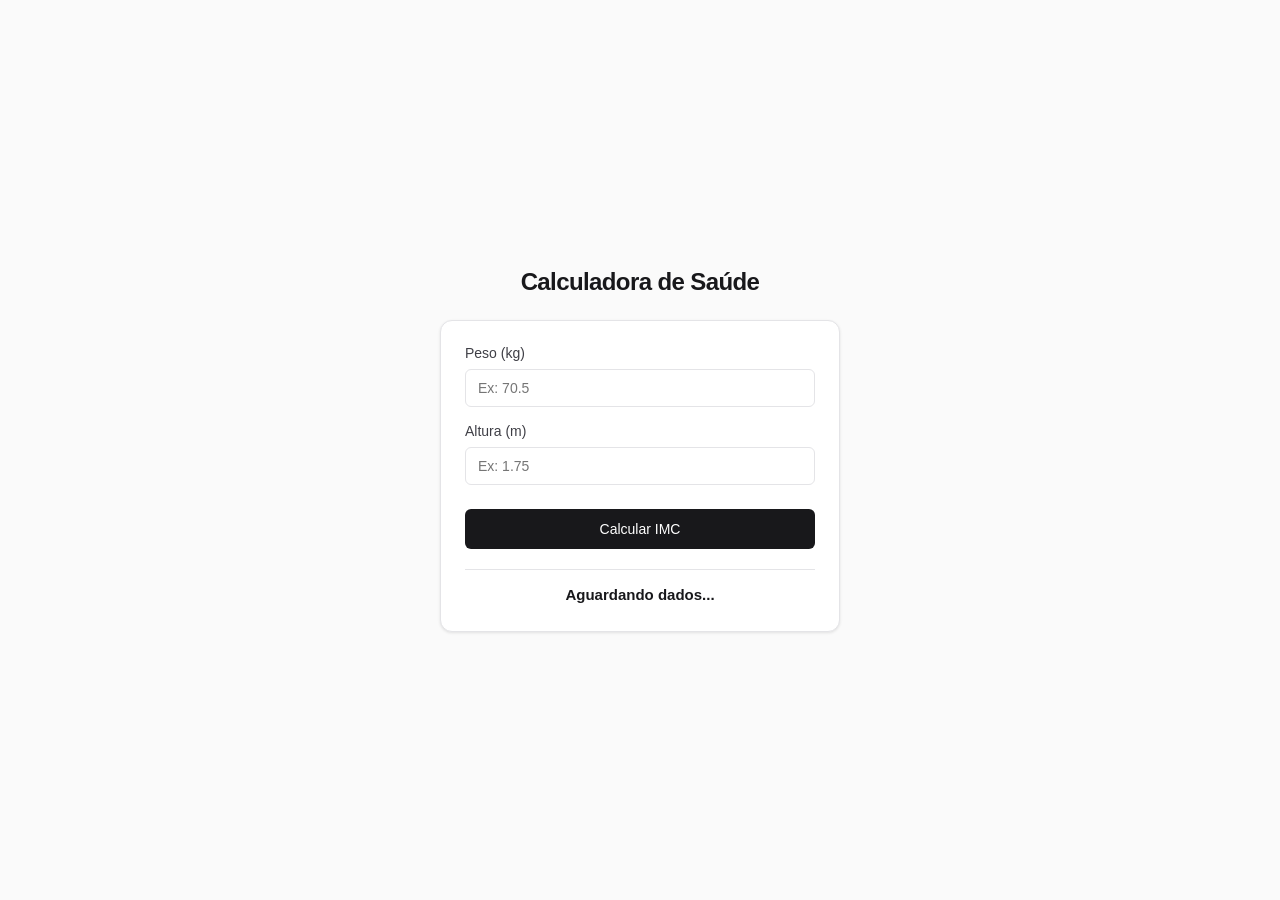
<file: Atividade10/index.html>
<!DOCTYPE html>
<html lang="pt-br">
<head>
    <meta charset="UTF-8">
    <meta name="viewport" content="width=device-width, initial-scale=1.0">
    <title>Cálculo de IMC</title>
    <link rel="stylesheet" href="styles.css">

</head>
<body>

    <div class="container">
        <h1>Calculadora de Saúde</h1>
        
        <main class="card">
            <div class="input-group">
                <label for="peso">Peso (kg)</label>
                <input type="number" id="peso" placeholder="Ex: 70.5" step="0.1">
            </div>

            <div class="input-group">
                <label for="altura">Altura (m)</label>
                <input type="number" id="altura" placeholder="Ex: 1.75" step="0.01">
            </div>

            <button id="btnIMC">Calcular IMC</button>

            <div class="result-container">
                <p id="res_imc">Aguardando dados...</p>
                <p class="sub-text" id="classificacao_imc"></p>
            </div>
        </main>
    </div>

    <script src="script.js"></script>
</body>
</html>
</file>
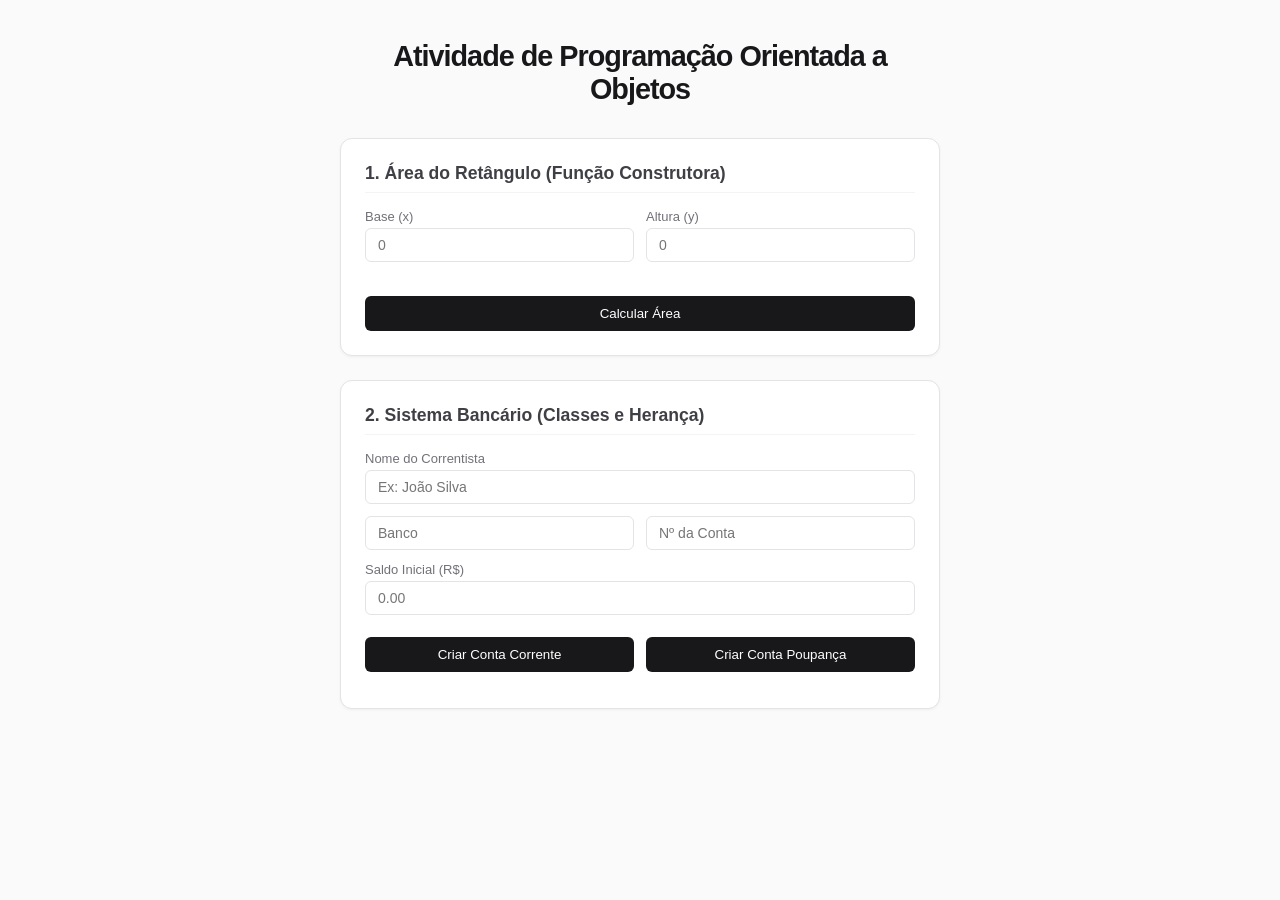
<file: Atividade12/index.html>
<!DOCTYPE html>
<html lang="pt-br">
<head>
    <meta charset="UTF-8">
    <meta name="viewport" content="width=device-width, initial-scale=1.0">
    <title>Atividade de Objetos e Classes</title>
    <link rel="stylesheet" href="styles.css">
</head>
<body>

<div class="container">
    <h1>Atividade de Programação Orientada a Objetos</h1>

    <!-- Exercício 1: Retângulo -->
    <section class="card">
        <h2>1. Área do Retângulo (Função Construtora)</h2>
        <div class="grid">
            <div class="input-group">
                <label>Base (x)</label>
                <input type="number" id="base" placeholder="0">
            </div>
            <div class="input-group">
                <label>Altura (y)</label>
                <input type="number" id="altura" placeholder="0">
            </div>
        </div>
        <button id="btnArea">Calcular Área</button>
        <div id="res_retangulo" class="result" style="display:none"></div>
    </section>

    <!-- Exercício 2: Contas Bancárias -->
    <section class="card">
        <h2>2. Sistema Bancário (Classes e Herança)</h2>
        <div class="input-group">
            <label>Nome do Correntista</label>
            <input type="text" id="nome" placeholder="Ex: João Silva">
        </div>
        <div class="grid">
            <input type="text" id="banco" placeholder="Banco">
            <input type="text" id="conta" placeholder="Nº da Conta">
        </div>
        <div class="input-group">
            <label>Saldo Inicial (R$)</label>
            <input type="number" id="saldo" placeholder="0.00">
        </div>
        
        <div class="grid">
            <button id="btnCorrente">Criar Conta Corrente</button>
            <button id="btnPoupanca">Criar Conta Poupança</button>
        </div>
        
        <div id="res_banco" class="result" style="display:none"></div>
    </section>
</div>

<script src="script.js"></script>
</body>
</html>
</file>
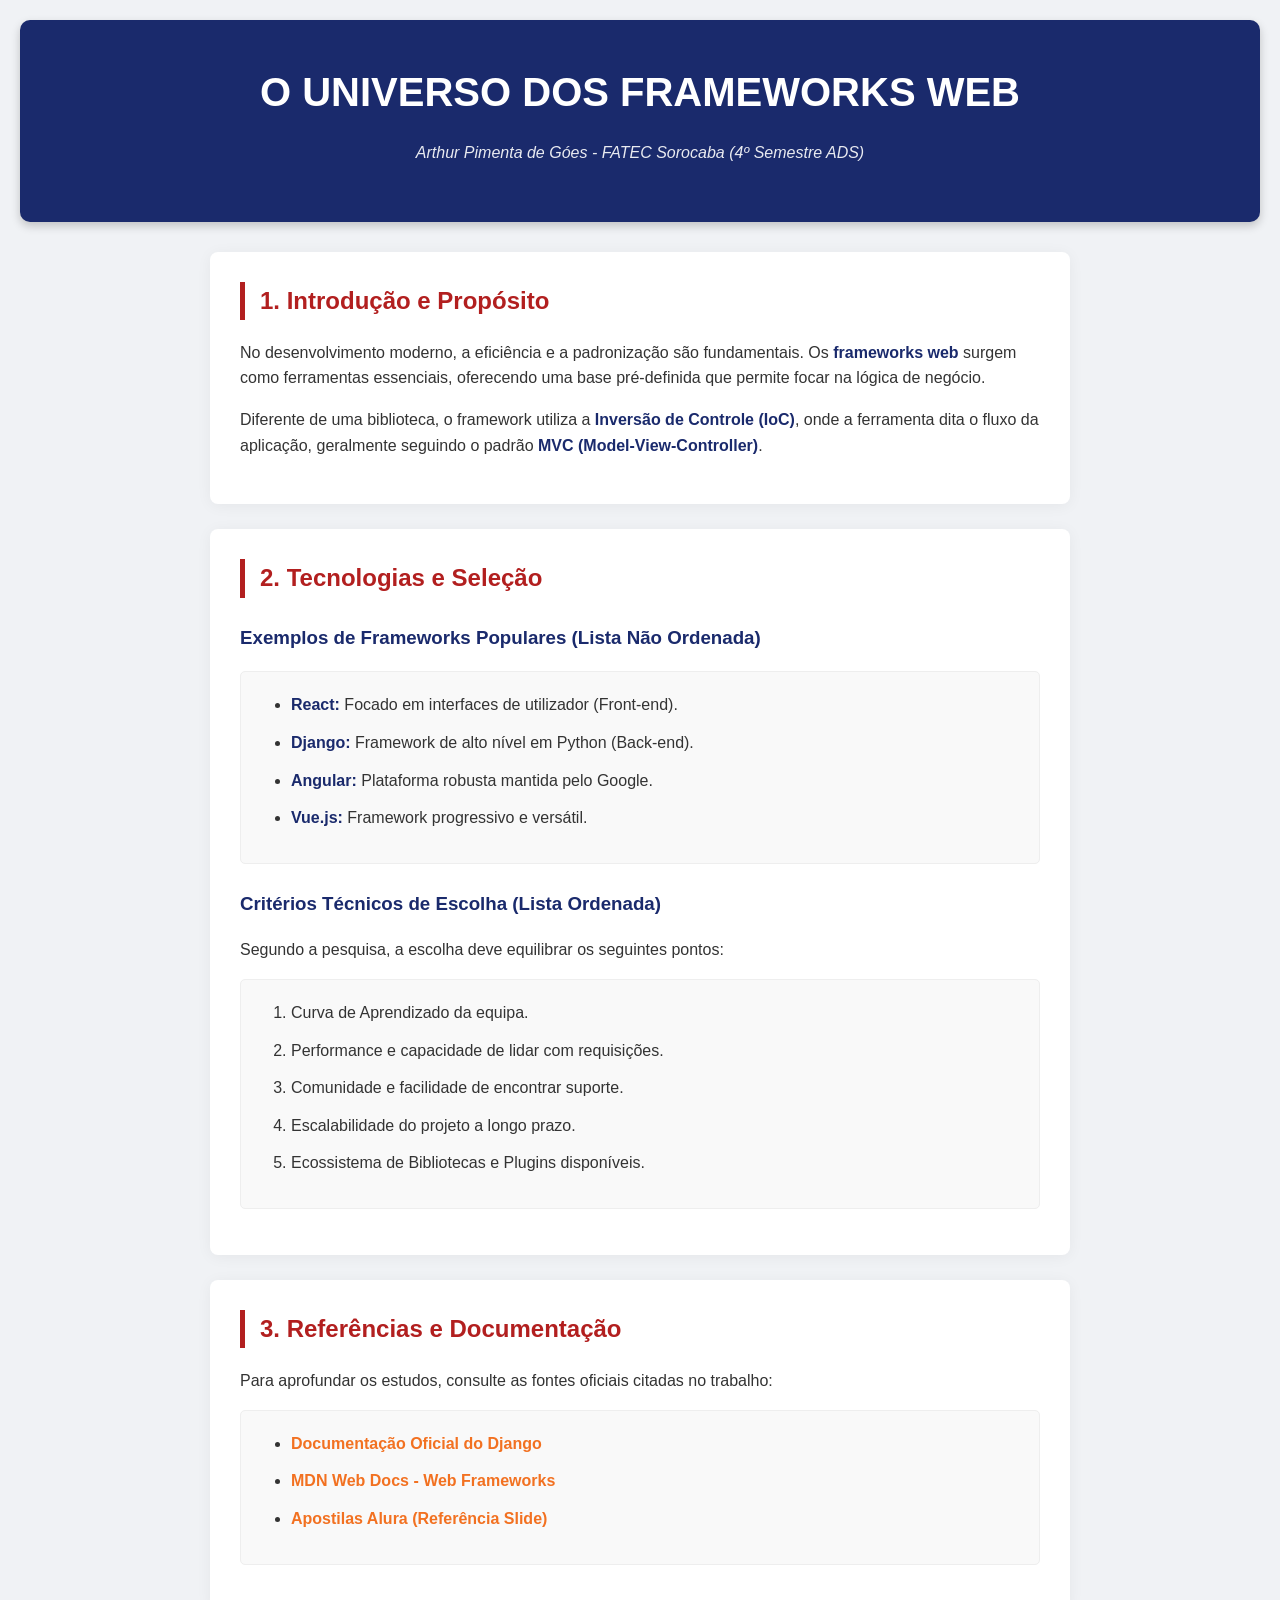
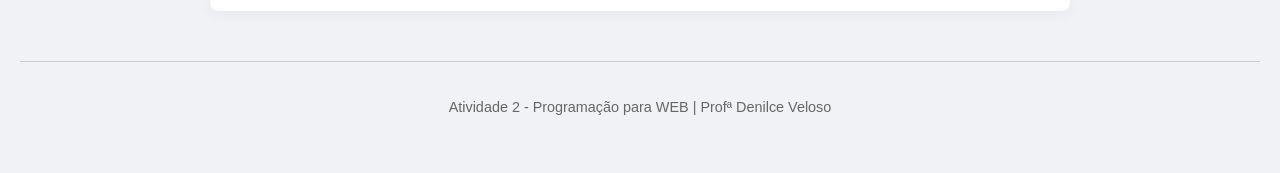
<file: Atividade3/index.html>
<!DOCTYPE html>
<html lang="pt-br">
<head>
    <meta charset="UTF-8">
    <meta name="viewport" content="width=device-width, initial-scale=1.0">
    <title>Atividade 2 - PWEB - Frameworks</title>
    <link rel="stylesheet" href="styles.css">    
</head>
<body>

    <header>
        <h1>O Universo dos Frameworks Web</h1>
        <p>Arthur Pimenta de Góes - FATEC Sorocaba (4º Semestre ADS)</p>
    </header>

    <main>
        <section>
            <h2>1. Introdução e Propósito</h2>
            <p>
                No desenvolvimento moderno, a eficiência e a padronização são fundamentais. Os <strong>frameworks web</strong> 
                surgem como ferramentas essenciais, oferecendo uma base pré-definida que permite focar na lógica de negócio.
            </p>
            <p>
                Diferente de uma biblioteca, o framework utiliza a <strong>Inversão de Controle (IoC)</strong>, 
                onde a ferramenta dita o fluxo da aplicação, geralmente seguindo o padrão <strong>MVC (Model-View-Controller)</strong>.
            </p>
        </section>

        <section>
            <h2>2. Tecnologias e Seleção</h2>
            
            <h3>Exemplos de Frameworks Populares (Lista Não Ordenada)</h3>
            <ul>
                <li><strong>React:</strong> Focado em interfaces de utilizador (Front-end).</li>
                <li><strong>Django:</strong> Framework de alto nível em Python (Back-end).</li>
                <li><strong>Angular:</strong> Plataforma robusta mantida pelo Google.</li>
                <li><strong>Vue.js:</strong> Framework progressivo e versátil.</li>
            </ul>

            <h3>Critérios Técnicos de Escolha (Lista Ordenada)</h3>
            <p>Segundo a pesquisa, a escolha deve equilibrar os seguintes pontos:</p>
            <ol>
                <li>Curva de Aprendizado da equipa.</li>
                <li>Performance e capacidade de lidar com requisições.</li>
                <li>Comunidade e facilidade de encontrar suporte.</li>
                <li>Escalabilidade do projeto a longo prazo.</li>
                <li>Ecossistema de Bibliotecas e Plugins disponíveis.</li>
            </ol>
        </section>

        <section>
            <h2>3. Referências e Documentação</h2>
            <p>Para aprofundar os estudos, consulte as fontes oficiais citadas no trabalho:</p>
            <ul>
                <li>
                    <a href="https://docs.djangoproject.com/" target="_blank">Documentação Oficial do Django</a>
                </li>
                <li>
                    <a href="https://developer.mozilla.org/en-US/docs/Learn/Server-side/First_steps/Web_frameworks" target="_blank">MDN Web Docs - Web Frameworks</a>
                </li>
                <li>
                    <a href="https://www.alura.com.br/apostilas" target="_blank">Apostilas Alura (Referência Slide)</a>
                </li>
            </ul>
        </section>
    </main>

    <footer>
        <p>Atividade 2 - Programação para WEB | Profª Denilce Veloso</p>
    </footer>

</body>
</html>
</file>
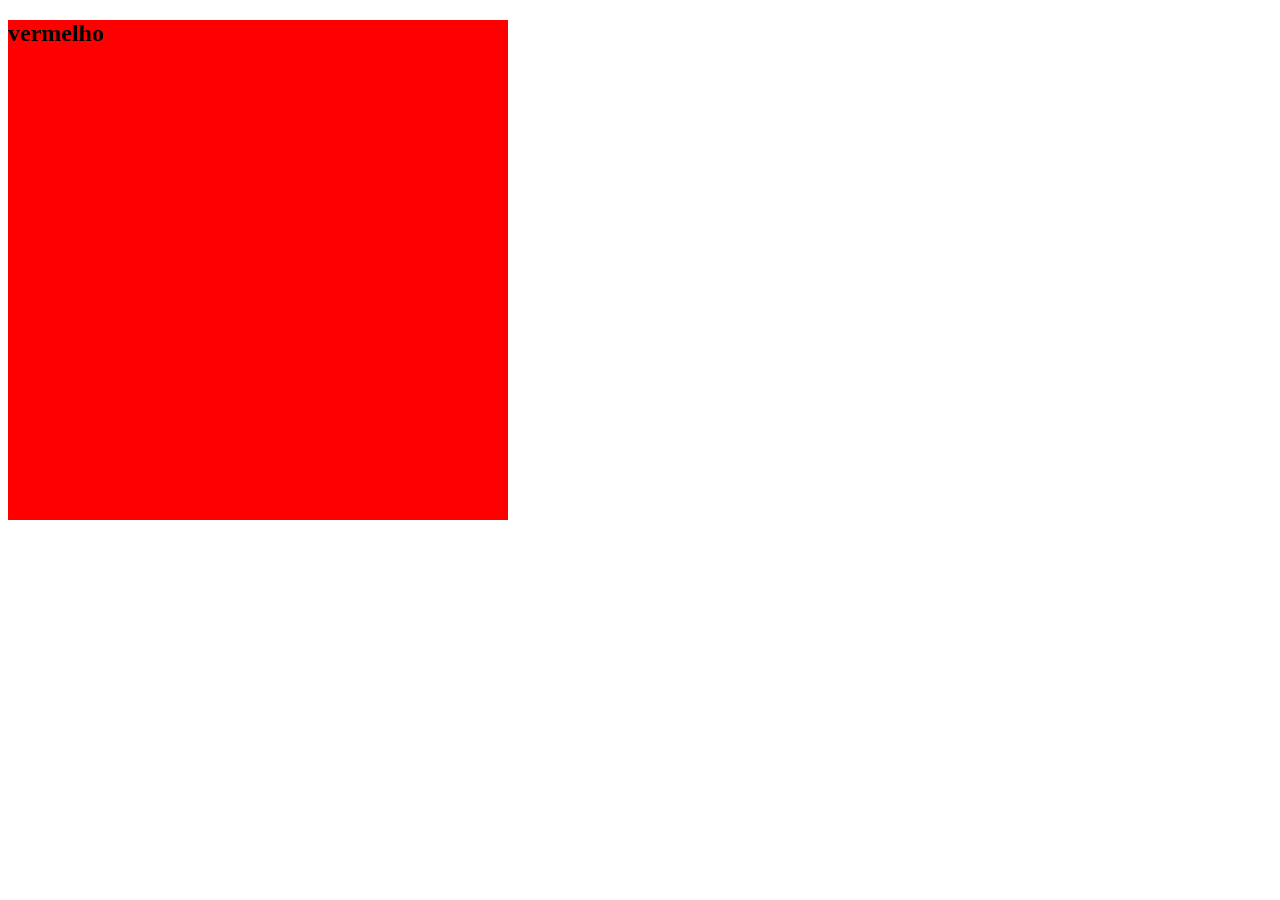
<file: Atividade5/index.html>
<!DOCTYPE html>
<html lang="en">
<head>
    <meta charset="UTF-8">
    <meta name="viewport" content="width=device-width, initial-scale=1.0">
    <link rel="stylesheet" href="styles.css">
    <title>Document</title>
</head>

<!-- autor: arthur :) -->

<body>
    <div class="container">
        <h2 class="textoCor"></h2>
    </div>    
</body>

</html>
</file>
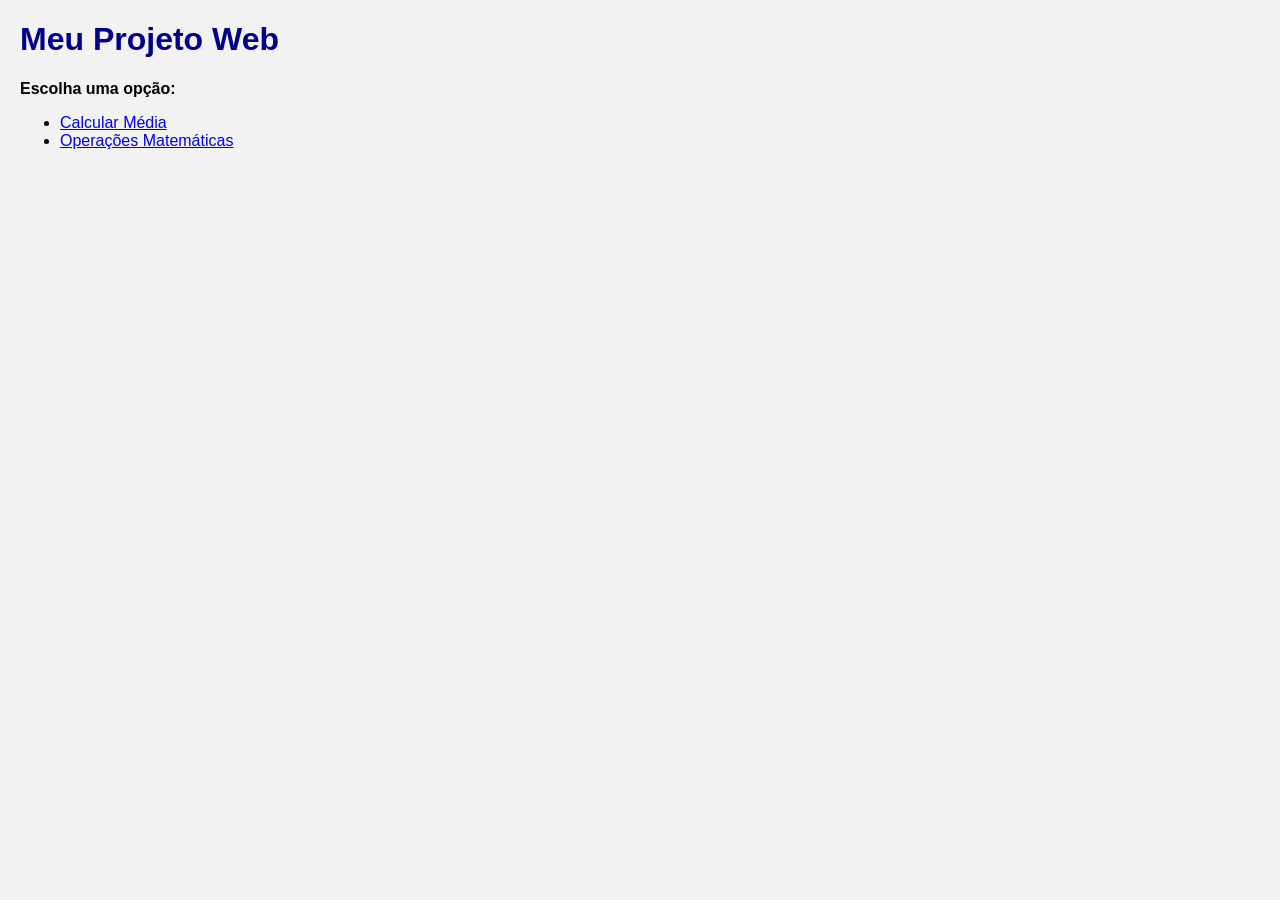
<file: Atividade6/index.html>
<!DOCTYPE html>
<html lang="pt-br">
<head>
    <meta charset="UTF-8">
    <title>Projeto Web Simples</title>
    <link rel="stylesheet" href="styles.css">
</head>
<body>

    <h1>Meu Projeto Web</h1>

    <p>Escolha uma opção:</p>

    <ul>
        <li><a href="media.html">Calcular Média</a></li>
        <li><a href="operacoes.html">Operações Matemáticas</a></li>
    </ul>

</body>
</html>
</file>
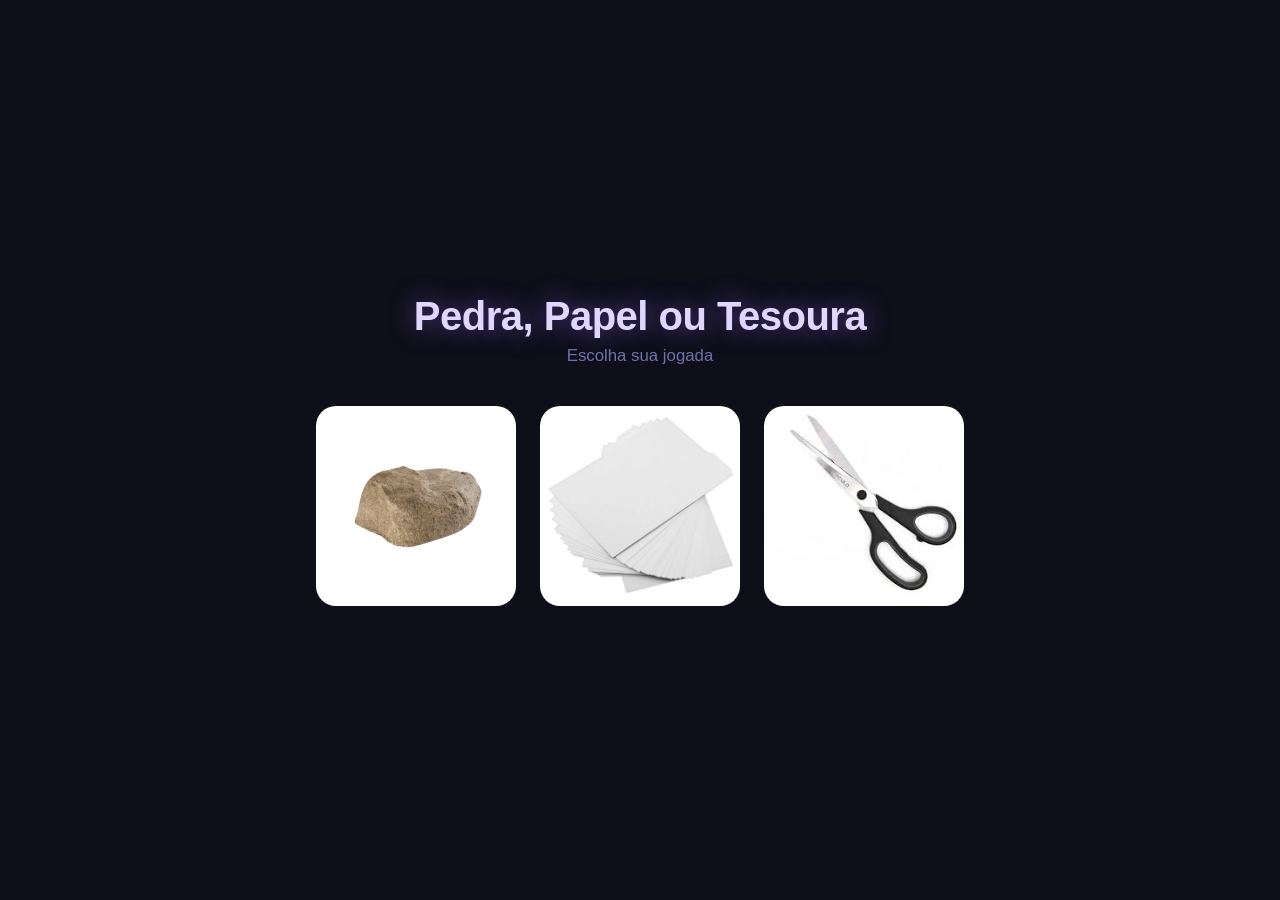
<file: Atividade7/index.html>
<!DOCTYPE html>
<html lang="pt-br">
<head>
  <meta charset="UTF-8">
  <meta name="viewport" content="width=device-width, initial-scale=1.0">
  <title>Pedra, Papel ou Tesoura</title>
  <link rel="stylesheet" href="game.css">
</head>
<body>
  <div class="game-wrapper">
    <h1 class="game-title">Pedra, Papel ou Tesoura</h1>
    <p class="game-subtitle">Escolha sua jogada</p>
    <div class="game-board">
      <div class="choice-card" data-choice="pedra" title="Pedra">
        <button class="card-btn" aria-label="Jogar Pedra"></button>
      </div>
      <div class="choice-card" data-choice="papel" title="Papel">
        <button class="card-btn" aria-label="Jogar Papel"></button>
      </div>
      <div class="choice-card" data-choice="tesoura" title="Tesoura">
        <button class="card-btn" aria-label="Jogar Tesoura"></button>
      </div>
    </div>
  </div>
  <script src="game.js"></script>
</body>
</html>
</file>
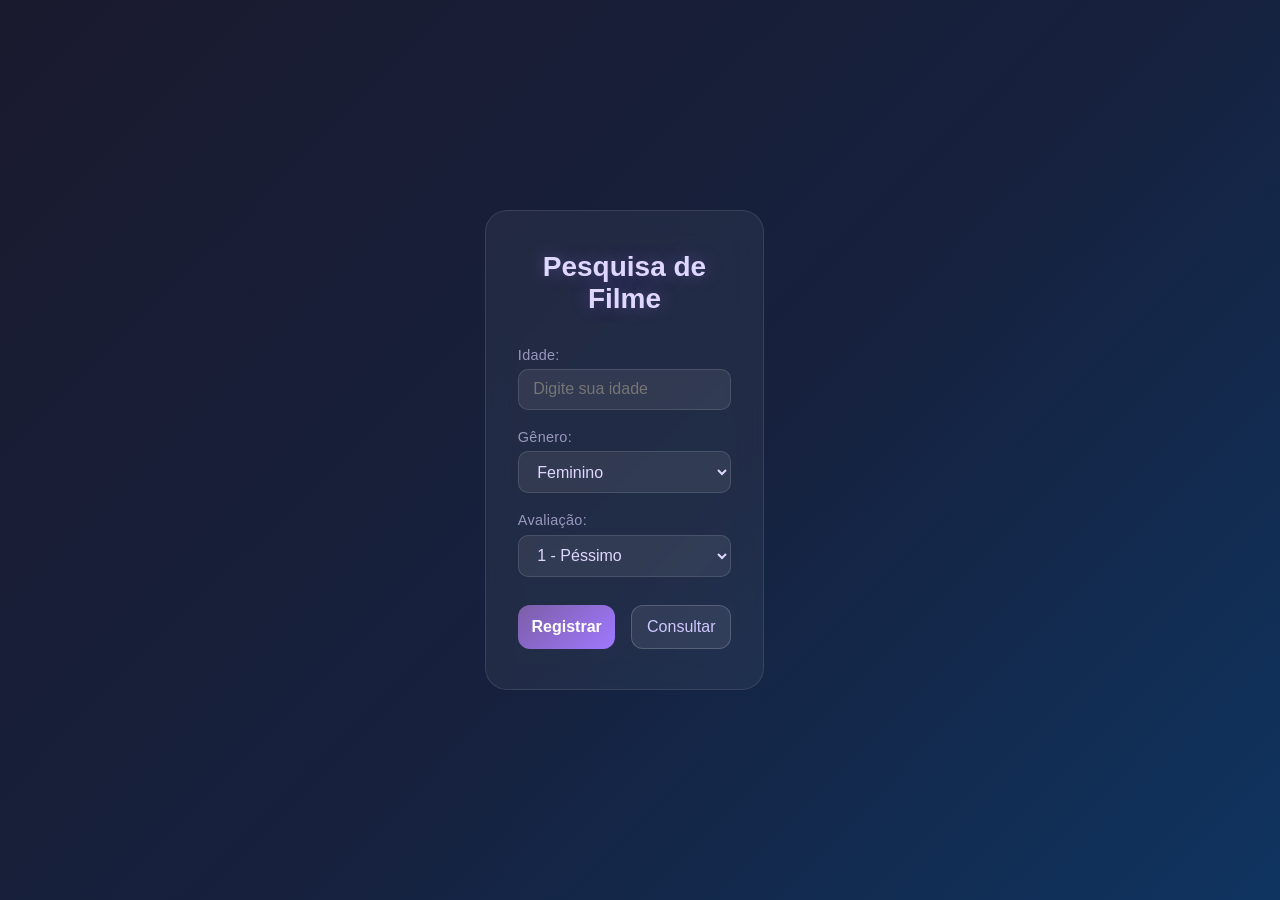
<file: Atividade8/index.html>
<!DOCTYPE html>
<html lang="pt-br">
<head>
  <meta charset="UTF-8">
  <meta name="viewport" content="width=device-width, initial-scale=1.0">
  <title>Pesquisa de Filme</title>
  <link rel="stylesheet" href="survey.css">
</head>
<body>
  <main>
    <div class="survey-panel">
      <h1>Pesquisa de Filme</h1>
      <form id="survey-form">
        <div class="field-group">
          <label for="campo-idade">Idade:</label>
          <input type="number" id="campo-idade" placeholder="Digite sua idade">
        </div>

        <div class="field-group">
          <label for="campo-genero">Gênero:</label>
          <select id="campo-genero">
            <option value="f">Feminino</option>
            <option value="m">Masculino</option>
            <option value="o">Outros</option>
          </select>
        </div>

        <div class="field-group">
          <label for="campo-avaliacao">Avaliação:</label>
          <select id="campo-avaliacao">
            <option value="1">1 - Péssimo</option>
            <option value="2">2 - Regular</option>
            <option value="3">3 - Bom</option>
            <option value="4">4 - Ótimo</option>
          </select>
        </div>

        <div class="btn-group">
          <button type="button" id="btn-registrar">Registrar</button>
          <button type="button" id="btn-consultar">Consultar</button>
        </div>
      </form>
    </div>
  </main>
  <script src="survey.js"></script>
</body>
</html>
</file>
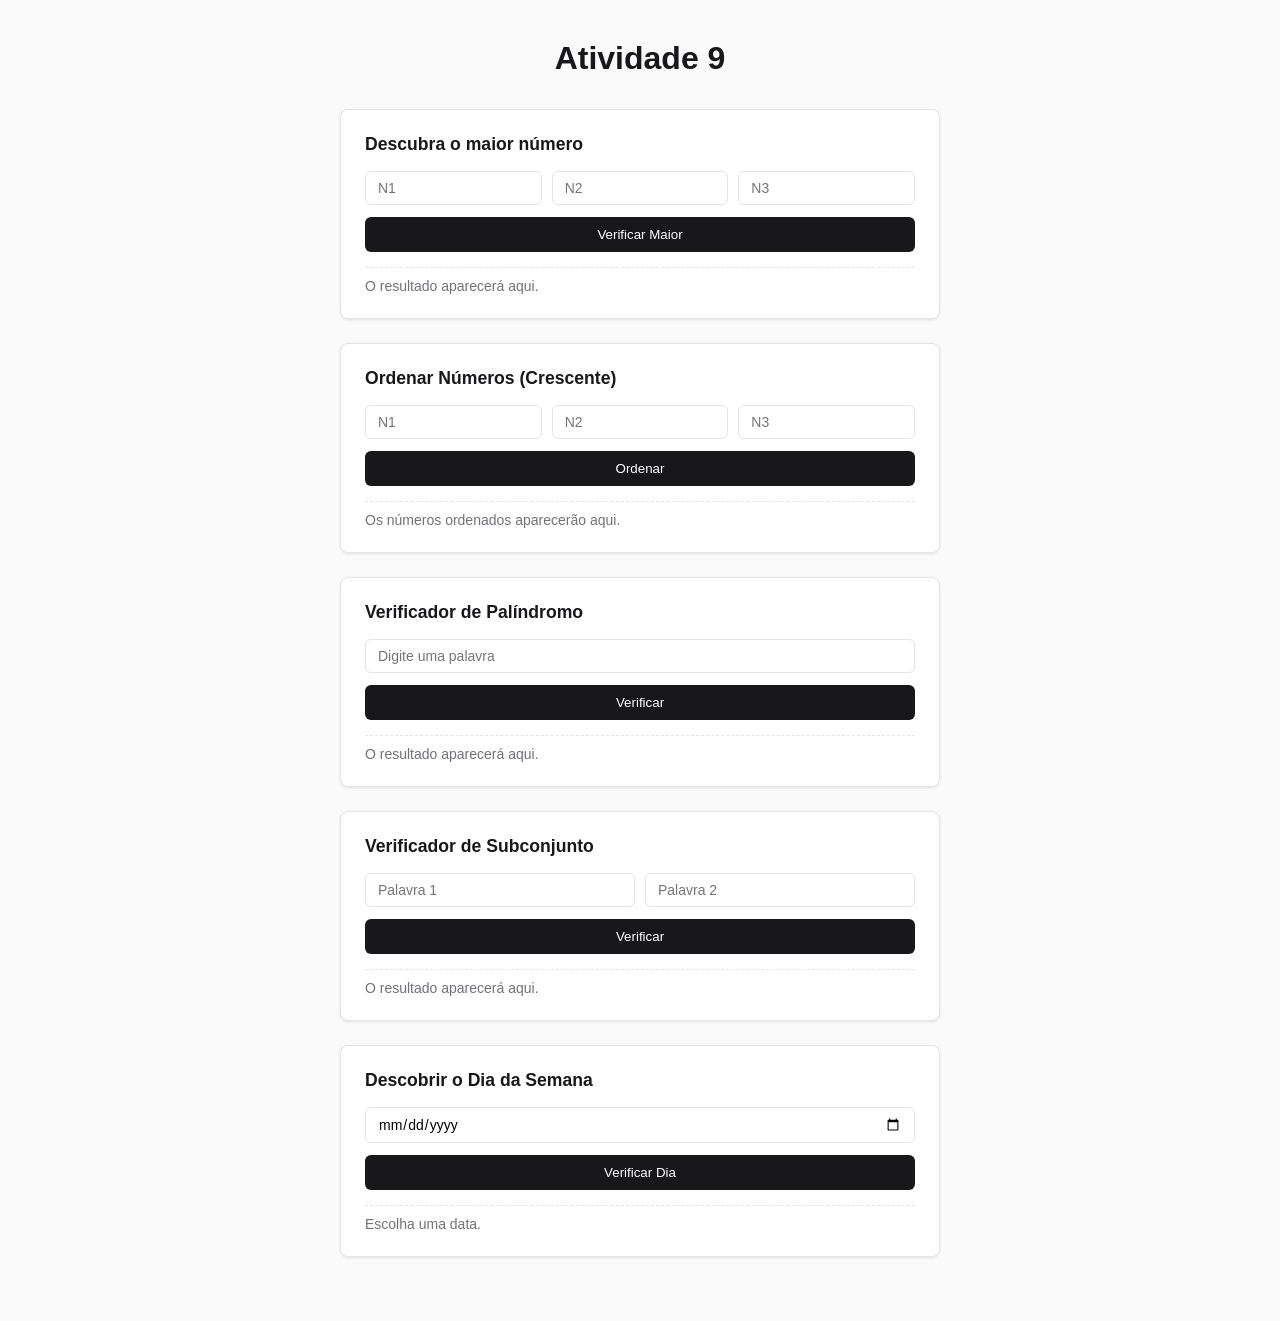
<file: Atividade9/index.html>
<!DOCTYPE html>
<html lang="pt-br">
<head>
    <meta charset="UTF-8">
    <meta name="viewport" content="width=device-width, initial-scale=1.0">
    <title>Atividade 9</title>
    <link rel="stylesheet" href="styles.css">
</head>
<body>
    <main class="container">
        <h1>Atividade 9</h1>

        <!-- Função 1 -->
        <section class="card">
            <h3>Descubra o maior número</h3>
            <div class="grid">
                <input type="number" id="input1" placeholder="N1">
                <input type="number" id="input2" placeholder="N2">
                <input type="number" id="input3" placeholder="N3">
            </div>
            <button id="botao1">Verificar Maior</button>
            <p id="result1" class="result">O resultado aparecerá aqui.</p>
        </section>

        <!-- Função 2 -->
        <section class="card">
            <h3>Ordenar Números (Crescente)</h3>
            <div class="grid">
                <input type="number" id="num1" placeholder="N1">
                <input type="number" id="num2" placeholder="N2">
                <input type="number" id="num3" placeholder="N3">
            </div>
            <button id="btnOrdenar">Ordenar</button>
            <p id="resultado" class="result">Os números ordenados aparecerão aqui.</p>
        </section>

        <!-- Função 3 -->
        <section class="card">
            <h3>Verificador de Palíndromo</h3>
            <input type="text" id="palavraInput" placeholder="Digite uma palavra">
            <button id="btnVerificar">Verificar</button>
            <p id="res_palindromo" class="result">O resultado aparecerá aqui.</p>
        </section>

        <!-- Função 4 -->
        <section class="card">
            <h3>Verificador de Subconjunto</h3>
            <div class="grid">
                <input type="text" id="p1" placeholder="Palavra 1">
                <input type="text" id="p2" placeholder="Palavra 2">
            </div>
            <button id="btnVerificarSub">Verificar</button>
            <p id="res_subconjunto" class="result">O resultado aparecerá aqui.</p>
        </section>

        <!-- Função 5 -->
        <section class="card">
            <h3>Descobrir o Dia da Semana</h3>
            <input type="date" id="dataInput">
            <button id="btnData">Verificar Dia</button>
            <p id="res_data" class="result">Escolha uma data.</p>
        </section>
    </main>

    <!-- Scripts no final para garantir que o DOM carregou -->
    <script src="funcao-1.js"></script>
    <script src="funcao-2.js"></script>
    <script src="funcao-3.js"></script>
    <script src="funcao-4.js"></script>
    <script src="funcao-5.js"></script>
</body>
</html>
</file>
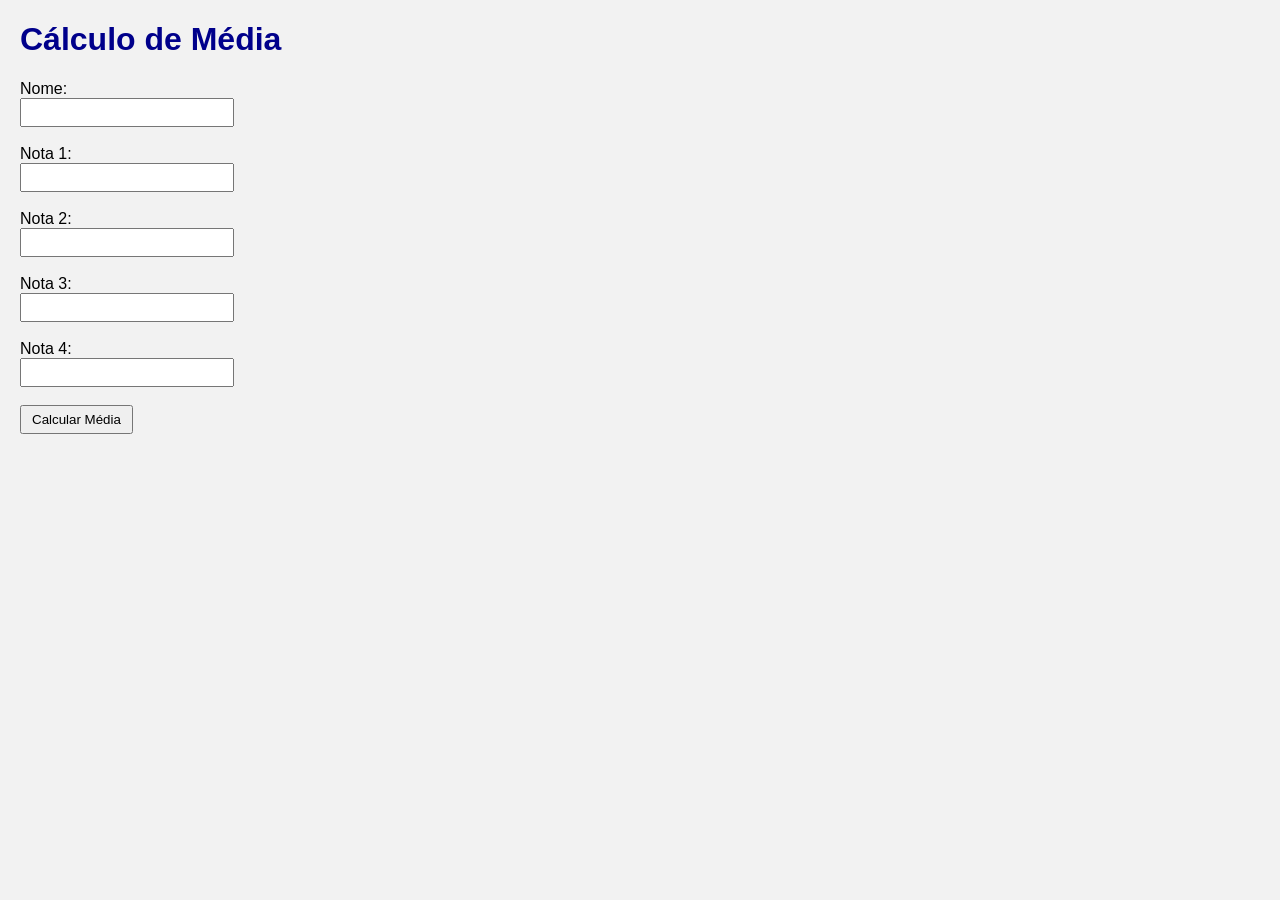
<file: Atividade6/media.html>
<!DOCTYPE html>
<html lang="pt-br">
<head>
    <meta charset="UTF-8">
    <title>Média do Aluno</title>
    <link rel="stylesheet" href="styles.css">
</head>
<body>

    <h1>Cálculo de Média</h1>

    <label>Nome:</label><br>
    <input type="text" id="nome"><br><br>

    <label>Nota 1:</label><br>
    <input type="text" id="n1"><br><br>

    <label>Nota 2:</label><br>
    <input type="text" id="n2"><br><br>

    <label>Nota 3:</label><br>
    <input type="text" id="n3"><br><br>

    <label>Nota 4:</label><br>
    <input type="text" id="n4"><br><br>

    <button onclick="calcularMedia()">Calcular Média</button>

    <p id="resultado"></p>

    <script src="script.js"></script>
</body>
</html>
</file>
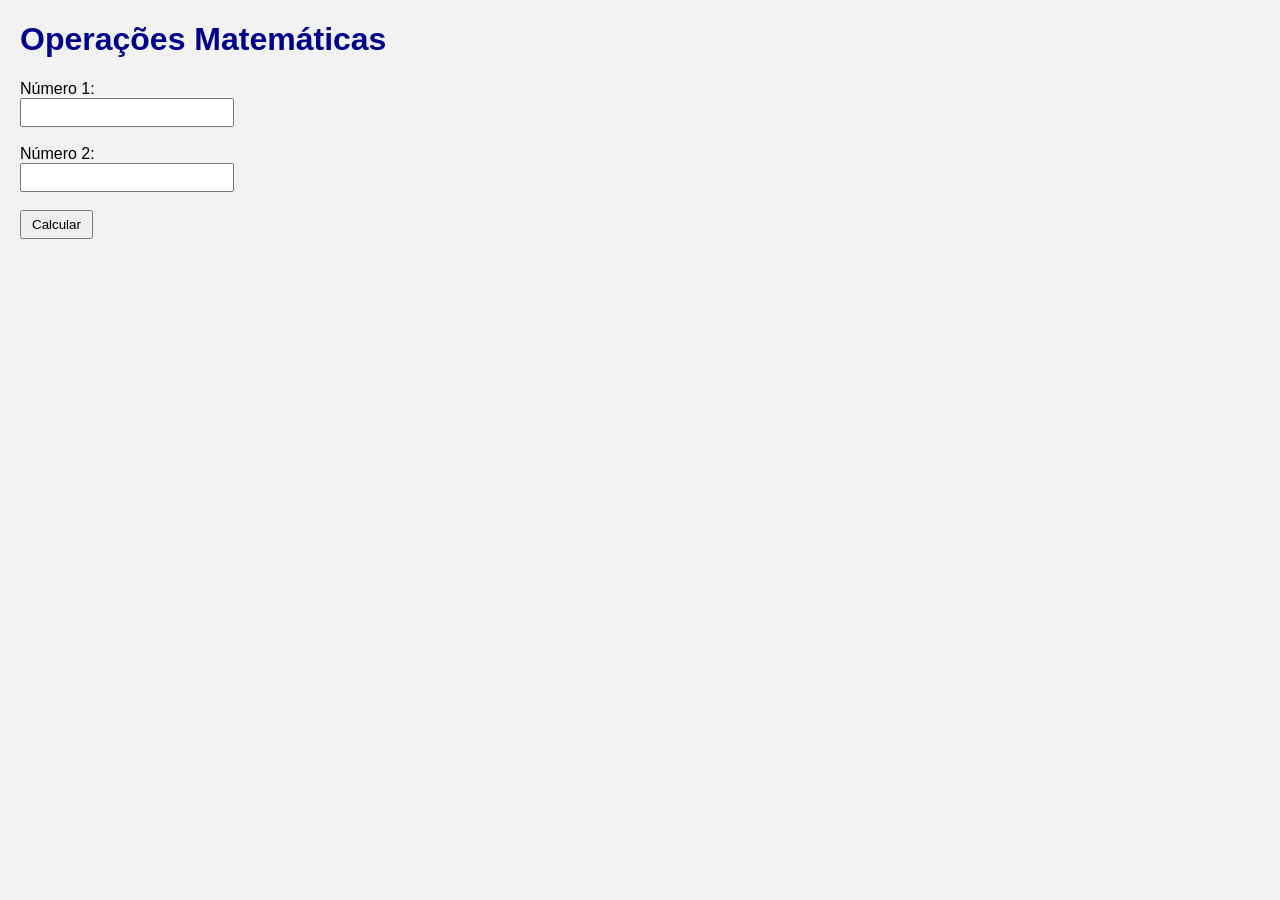
<file: Atividade6/operacoes.html>
<!DOCTYPE html>
<html lang="pt-br">
<head>
    <meta charset="UTF-8">
    <title>Operações</title>
    <link rel="stylesheet" href="styles.css">
</head>
<body>

    <h1>Operações Matemáticas</h1>

    <label>Número 1:</label><br>
    <input type="text" id="num1"><br><br>

    <label>Número 2:</label><br>
    <input type="text" id="num2"><br><br>

    <button onclick="calcularOperacoes()">Calcular</button>

    <p id="resultadoOp"></p>

    <script src="script.js"></script>
</body>
</html>
</file>
<file: Atividade10/styles.css>
* {
            box-sizing: border-box;
            margin: 0;
            padding: 0;
            font-family: -apple-system, BlinkMacSystemFont, "Segoe UI", Roboto, sans-serif;
        }

        body {
            background-color: #fafafa;
            color: #18181b;
            display: flex;
            justify-content: center;
            align-items: center;
            min-height: 100vh;
            padding: 20px;
        }

        .container {
            max-width: 400px;
            width: 100%;
        }

        h1 {
            font-size: 1.5rem;
            font-weight: 700;
            margin-bottom: 1.5rem;
            text-align: center;
            letter-spacing: -0.025em;
        }

        .card {
            background: white;
            border: 1px solid #e4e4e7;
            border-radius: 12px;
            padding: 24px;
            box-shadow: 0 1px 3px rgba(0,0,0,0.1);
        }

        .input-group {
            margin-bottom: 16px;
        }

        label {
            display: block;
            font-size: 14px;
            font-weight: 500;
            margin-bottom: 8px;
            color: #3f3f46;
        }

        input {
            width: 100%;
            padding: 10px 12px;
            border: 1px solid #e4e4e7;
            border-radius: 6px;
            font-size: 14px;
            transition: all 0.2s;
        }

        input:focus {
            outline: none;
            border-color: #18181b;
            ring: 2px solid #f4f4f5;
        }

        button {
            width: 100%;
            background-color: #18181b;
            color: white;
            padding: 12px;
            border-radius: 6px;
            border: none;
            font-weight: 500;
            font-size: 14px;
            cursor: pointer;
            transition: background-color 0.2s;
            margin-top: 8px;
        }

        button:hover {
            background-color: #27272a;
        }

        .result-container {
            margin-top: 20px;
            padding-top: 16px;
            border-top: 1px solid #e4e4e7;
            text-align: center;
        }

        #res_imc {
            font-size: 15px;
            font-weight: 600;
            color: #18181b;
        }

        .sub-text {
            font-size: 13px;
            color: #71717a;
            margin-top: 4px;
        }
</file>
<file: Atividade12/styles.css>
/* Reset e Configurações Globais */
* {
  box-sizing: border-box;
  margin: 0;
  padding: 0;
  font-family: -apple-system, BlinkMacSystemFont, "Segoe UI", Roboto, Helvetica, Arial, sans-serif;
}

body {
  background-color: #fafafa;
  color: #18181b;
  padding: 40px 20px;
  display: flex;
  justify-content: center;
  min-height: 100vh;
}

.container {
  max-width: 600px;
  width: 100%;
}

/* Tipografia */
h1 {
  font-size: 1.8rem;
  margin-bottom: 2rem;
  text-align: center;
  letter-spacing: -1px;
  font-weight: 700;
}

h2 {
  font-size: 1.1rem;
  margin-bottom: 16px;
  color: #3f3f46;
  border-bottom: 1px solid #f4f4f5;
  padding-bottom: 8px;
  font-weight: 600;
}

/* Cards (Estilo Shadcn) */
.card {
  background: white;
  border: 1px solid #e4e4e7;
  border-radius: 12px;
  padding: 24px;
  margin-bottom: 24px;
  box-shadow: 0 1px 3px rgba(0, 0, 0, 0.05);
}

/* Layout e Formulários */
.grid {
  display: grid;
  grid-template-columns: 1fr 1fr;
  gap: 12px;
  margin-bottom: 12px;
}

.input-group {
  margin-bottom: 12px;
}

label {
  display: block;
  font-size: 13px;
  font-weight: 500;
  margin-bottom: 4px;
  color: #71717a;
}

input {
  width: 100%;
  padding: 8px 12px;
  border: 1px solid #e4e4e7;
  border-radius: 6px;
  font-size: 14px;
  transition: all 0.2s ease;
}

input:focus {
  outline: none;
  border-color: #a1a1aa;
  ring: 2px solid #f4f4f5;
}

/* Botões */
button {
  width: 100%;
  background: #18181b;
  color: white;
  padding: 10px;
  border-radius: 6px;
  border: none;
  font-weight: 500;
  cursor: pointer;
  margin-top: 10px;
  transition: background 0.2s ease;
}

button:hover {
  background: #27272a;
}

button:active {
  transform: scale(0.98);
}

/* Área de Resultado */
.result {
  margin-top: 16px;
  padding: 12px;
  background: #f9f9fb;
  border-radius: 6px;
  font-size: 14px;
  white-space: pre-line;
  line-height: 1.5;
  color: #27272a;
  border-left: 4px solid #18181b;
  animation: fadeIn 0.3s ease-out;
}

/* Animação suave para o resultado aparecer */
@keyframes fadeIn {
  from { opacity: 0; transform: translateY(5px); }
  to { opacity: 1; transform: translateY(0); }
}
</file>
<file: Atividade3/styles.css>
body {
    font-family: 'Segoe UI', Tahoma, Geneva, Verdana, sans-serif;
    line-height: 1.6;
    background-color: #f0f2f5;
    color: #333;
    margin: 0;
    padding: 20px;
}

header {
    background-color: #1a2a6c;
    color: white;
    padding: 40px 20px;
    text-align: center;
    border-radius: 10px;
    margin-bottom: 30px;
    box-shadow: 0 4px 10px rgba(0, 0, 0, 0.2);
}

header h1 {
    margin: 0;
    font-size: 2.5rem;
    text-transform: uppercase;
}

header p {
    font-style: italic;
    opacity: 0.9;
}

section {
    background: white;
    max-width: 800px;
    margin: 0 auto 25px auto;
    padding: 30px;
    border-radius: 8px;
    box-shadow: 0 2px 15px rgba(0, 0, 0, 0.05);
}

h2 {
    color: #b21f1f;
    border-left: 5px solid #b21f1f;
    padding-left: 15px;
    margin-top: 0;
}

h3 {
    color: #1a2a6c;
    margin-top: 25px;
}

ul,
ol {
    background-color: #f9f9f9;
    padding: 20px 50px;
    border-radius: 5px;
    border: 1px solid #eee;
}

li {
    margin-bottom: 12px;
    font-weight: 500;
}

a {
    color: #f27121;
    text-decoration: none;
    transition: 0.3s;
    font-weight: bold;
}

a:hover {
    color: #b21f1f;
    text-decoration: underline;
}

footer {
    text-align: center;
    margin-top: 50px;
    padding: 20px;
    font-size: 0.9rem;
    color: #666;
    border-top: 1px solid #ccc;
}

strong {
    color: #1a2a6c;
}
</file>
<file: Atividade5/styles.css>
.container{
    width: 500px;
    height: 500px;
    background-color: green;
}

.textoCor::after {content: 'verde';}

@media screen and (min-width: 420px) {
  .container {
    background-color: #005F6A;
  }
  .textoCor::after {content: 'petroleo';}
}

@media screen and (min-width: 768px) {
  .container {
    background-color: orange;
  }
  .textoCor::after {content: 'laranja';}
}

@media screen and (min-width: 1024px) {
  .container {
    background-color: violet;
  }
  .textoCor::after {content: 'rosa';}
}

@media screen and (min-width: 1080px) {
  .container {
    background-color: red;
  }
  .textoCor::after {content: 'vermelho';}
}

@media screen and (min-width: 1366px) {
  .container {
    background-color: darkslateblue;
  }
  .textoCor::after {content: 'indigo';}
}

@media screen and (min-width: 1920px) {
  .container {
    background-color: yellow;
  }
  .textoCor::after {content: 'amarelo';}
}
</file>
<file: Atividade6/styles.css>
body {
    font-family: Arial;
    background-color: #f2f2f2;
    margin: 20px;
}

h1 {
    color: darkblue;
}

input {
    padding: 5px;
    width: 200px;
}

button {
    padding: 5px 10px;
    cursor: pointer;
}

p {
    margin-top: 15px;
    font-weight: bold;
}
</file>
<file: Atividade7/game.css>
/* === Reset & Base === */
* {
  margin: 0;
  padding: 0;
  box-sizing: border-box;
}

body {
  background: #0f0f1a;
  font-family: 'Segoe UI', Tahoma, sans-serif;
  min-height: 100vh;
  display: flex;
  align-items: center;
  justify-content: center;
}

/* === Layout === */
.game-wrapper {
  text-align: center;
  padding: 2rem;
}

.game-title {
  color: #e0d7ff;
  font-size: 2.5rem;
  margin-bottom: 0.4rem;
  text-shadow: 0 0 24px rgba(160, 120, 255, 0.5);
  letter-spacing: -0.5px;
}

.game-subtitle {
  color: #7070aa;
  font-size: 1.05rem;
  margin-bottom: 2.5rem;
}

/* === Game Board === */
.game-board {
  display: flex;
  flex-wrap: wrap;
  justify-content: center;
  gap: 1.5rem;
}

/* === Choice Cards === */
.choice-card {
  width: 200px;
  height: 200px;
  display: flex;
  border-radius: 20px;
  overflow: hidden;
  border: 2px solid rgba(255, 255, 255, 0.08);
  cursor: pointer;
  transition: transform 0.2s ease, border-color 0.25s ease, box-shadow 0.25s ease;
}

.choice-card:hover {
  transform: scale(1.09);
  border-color: #a078ff;
  box-shadow: 0 0 28px rgba(160, 120, 255, 0.45);
}

.card-btn {
  flex: 1;
  border: none;
  background: transparent;
  cursor: pointer;
}

/* === Imagens por data-choice (na div, não no button) === */
.choice-card[data-choice="pedra"] {
  background-image: url(images/pedra.png);
  background-size: cover;
  background-position: center;
}

.choice-card[data-choice="papel"] {
  background-image: url(images/papel.webp);
  background-size: cover;
  background-position: center;
}

.choice-card[data-choice="tesoura"] {
  background-image: url(images/tesoura.jpg);
  background-size: cover;
  background-position: center;
}

/* === Responsivo === */
@media (max-width: 600px) {
  .choice-card {
    width: 140px;
    height: 140px;
  }

  .game-title {
    font-size: 1.8rem;
  }
}
</file>
<file: Atividade8/survey.css>
/* === Reset & Base === */
* {
  margin: 0;
  padding: 0;
  box-sizing: border-box;
}

body {
  background: linear-gradient(135deg, #1a1a2e 0%, #16213e 55%, #0f3460 100%);
  min-height: 100vh;
  display: flex;
  align-items: center;
  justify-content: center;
  font-family: 'Segoe UI', Tahoma, sans-serif;
}

/* === Painel principal === */
.survey-panel {
  background: rgba(255, 255, 255, 0.05);
  backdrop-filter: blur(14px);
  -webkit-backdrop-filter: blur(14px);
  border: 1px solid rgba(255, 255, 255, 0.1);
  border-radius: 22px;
  padding: 2.5rem 2rem;
  width: 90%;
  max-width: 460px;
}

.survey-panel h1 {
  color: #e0d7ff;
  text-align: center;
  font-size: 1.75rem;
  margin-bottom: 2rem;
  text-shadow: 0 0 18px rgba(160, 120, 255, 0.35);
}

/* === Grupos de campo === */
.field-group {
  margin-bottom: 1.2rem;
}

.field-group label {
  display: block;
  color: #9898be;
  font-size: 0.9rem;
  margin-bottom: 0.4rem;
  letter-spacing: 0.3px;
}

.field-group input,
.field-group select {
  width: 100%;
  padding: 0.65rem 0.9rem;
  border-radius: 10px;
  border: 1px solid rgba(255, 255, 255, 0.12);
  background: rgba(255, 255, 255, 0.07);
  color: #e0d7ff;
  font-size: 1rem;
  outline: none;
  transition: border-color 0.2s ease, box-shadow 0.2s ease;
}

.field-group input:focus,
.field-group select:focus {
  border-color: #a078ff;
  box-shadow: 0 0 10px rgba(160, 120, 255, 0.25);
}

.field-group select option {
  background: #1a1a2e;
  color: #e0d7ff;
}

/* === Botões === */
.btn-group {
  display: flex;
  gap: 1rem;
  margin-top: 1.8rem;
}

.btn-group button {
  flex: 1;
  padding: 0.75rem;
  border: none;
  border-radius: 12px;
  font-size: 1rem;
  cursor: pointer;
  transition: opacity 0.2s ease, transform 0.15s ease;
}

.btn-group button:hover {
  opacity: 0.85;
  transform: translateY(-2px);
}

#btn-registrar {
  background: linear-gradient(135deg, #7b5ea7, #a078ff);
  color: #fff;
  font-weight: 600;
}

#btn-consultar {
  background: rgba(255, 255, 255, 0.08);
  color: #d0c8ff;
  border: 1px solid rgba(255, 255, 255, 0.18);
}

/* === Responsivo === */
@media (max-width: 480px) {
  .survey-panel {
    padding: 1.5rem 1.2rem;
  }

  .btn-group {
    flex-direction: column;
  }

  .survey-panel h1 {
    font-size: 1.4rem;
  }
}
</file>
<file: Atividade9/styles.css>
/* Reset básico e fontes */
* {
    box-sizing: border-box;
    margin: 0;
    padding: 0;
    font-family: -apple-system, BlinkMacSystemFont, "Segoe UI", Roboto, sans-serif;
}

body {
    background-color: #fafafa;
    color: #18181b;
    display: flex;
    justify-content: center;
    padding: 40px 20px;
}

.container {
    max-width: 600px;
    width: 100%;
}

h1 {
    font-size: 2rem;
    font-weight: 700;
    margin-bottom: 2rem;
    text-align: center;
}

/* Estilo do Card (estilo Shadcn) */
.card {
    background: white;
    border: 1px solid #e4e4e7;
    border-radius: 8px;
    padding: 24px;
    margin-bottom: 1.5rem;
    box-shadow: 0 1px 3px rgba(0,0,0,0.1);
}

h3 {
    font-size: 1.1rem;
    font-weight: 600;
    margin-bottom: 1rem;
}

/* Inputs */
input {
    width: 100%;
    padding: 8px 12px;
    border: 1px solid #e4e4e7;
    border-radius: 6px;
    font-size: 14px;
    margin-bottom: 12px;
    transition: border-color 0.2s;
}

input:focus {
    outline: none;
    border-color: #2563eb;
    ring: 2px solid #dbeafe;
}

/* Botões */
button {
    width: 100%;
    background-color: #18181b;
    color: white;
    padding: 10px;
    border-radius: 6px;
    border: none;
    font-weight: 500;
    cursor: pointer;
    transition: opacity 0.2s;
}

button:hover {
    opacity: 0.9;
}

/* Grid para inputs lado a lado */
.grid {
    display: grid;
    grid-template-columns: repeat(auto-fit, minmax(100px, 1fr));
    gap: 10px;
}

/* Resultado */
.result {
    margin-top: 15px;
    font-size: 14px;
    color: #71717a;
    padding-top: 10px;
    border-top: 1px dashed #e4e4e7;
}
</file>
